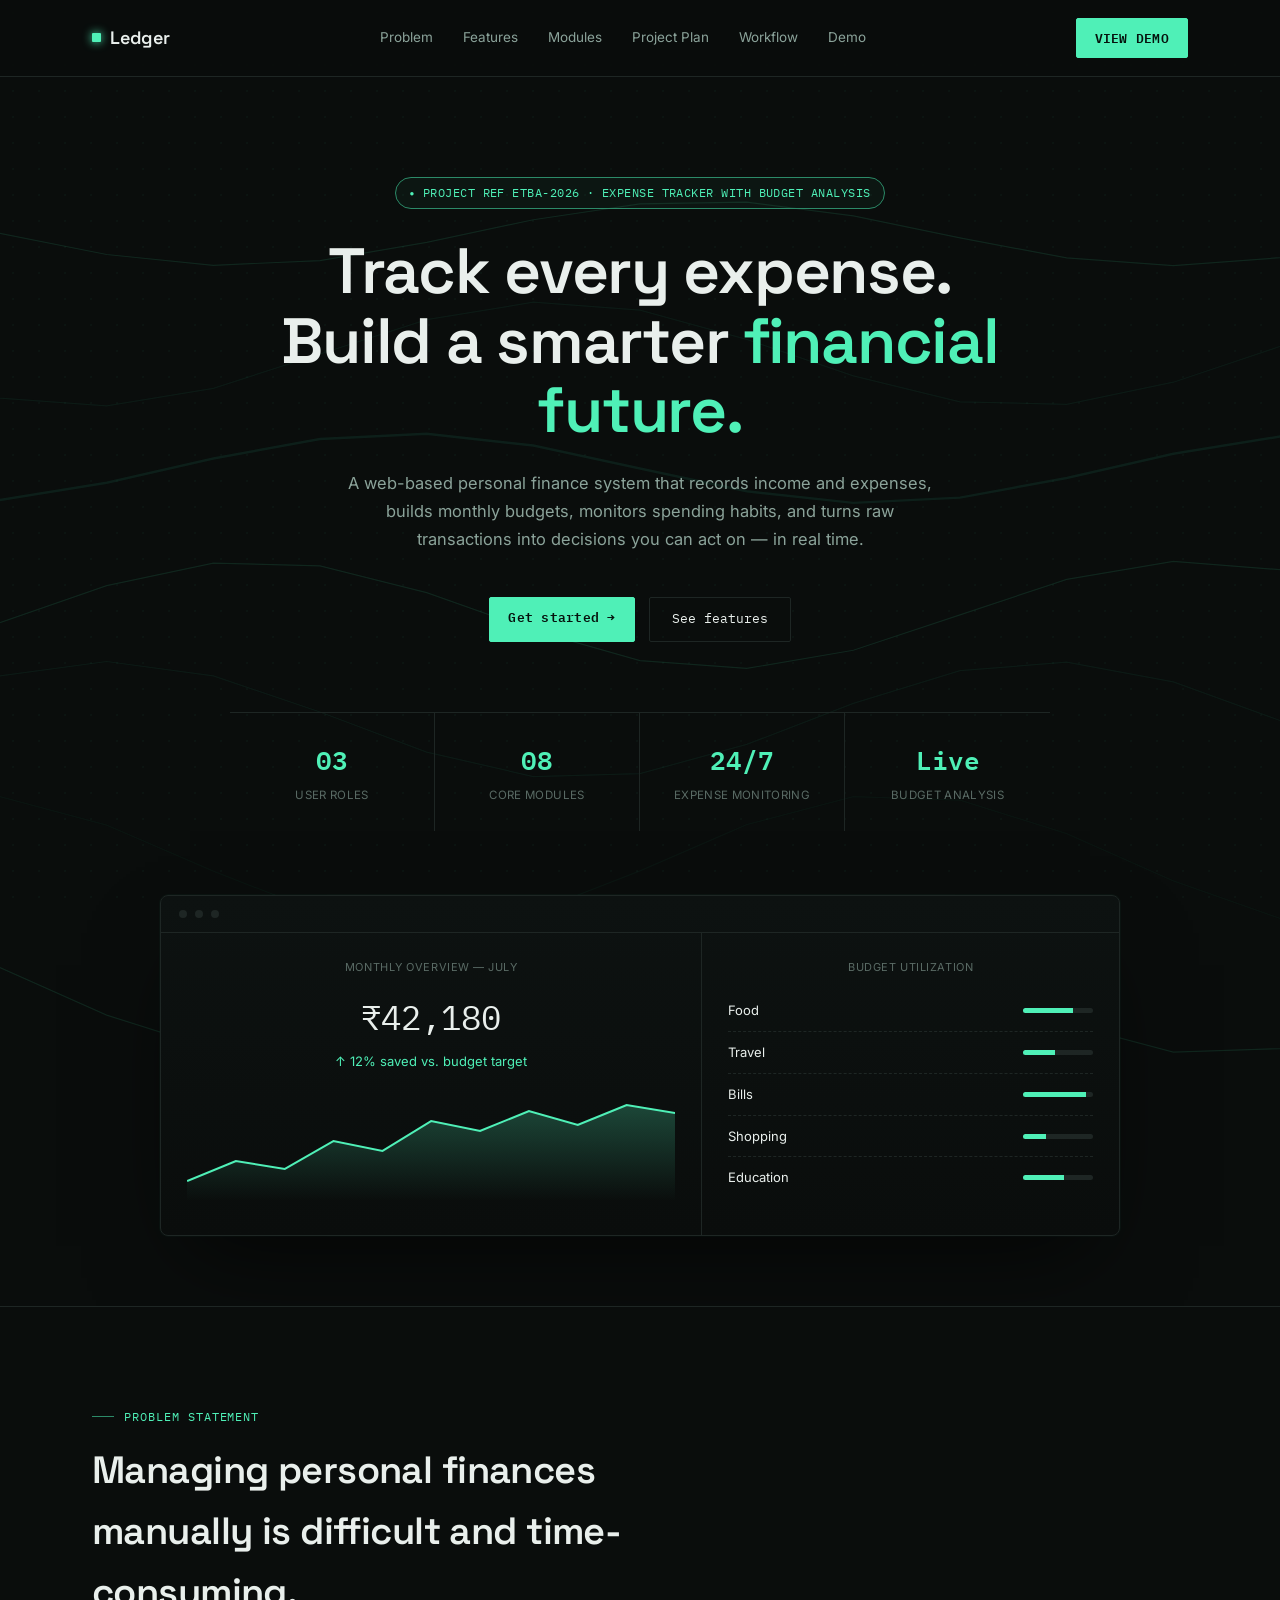
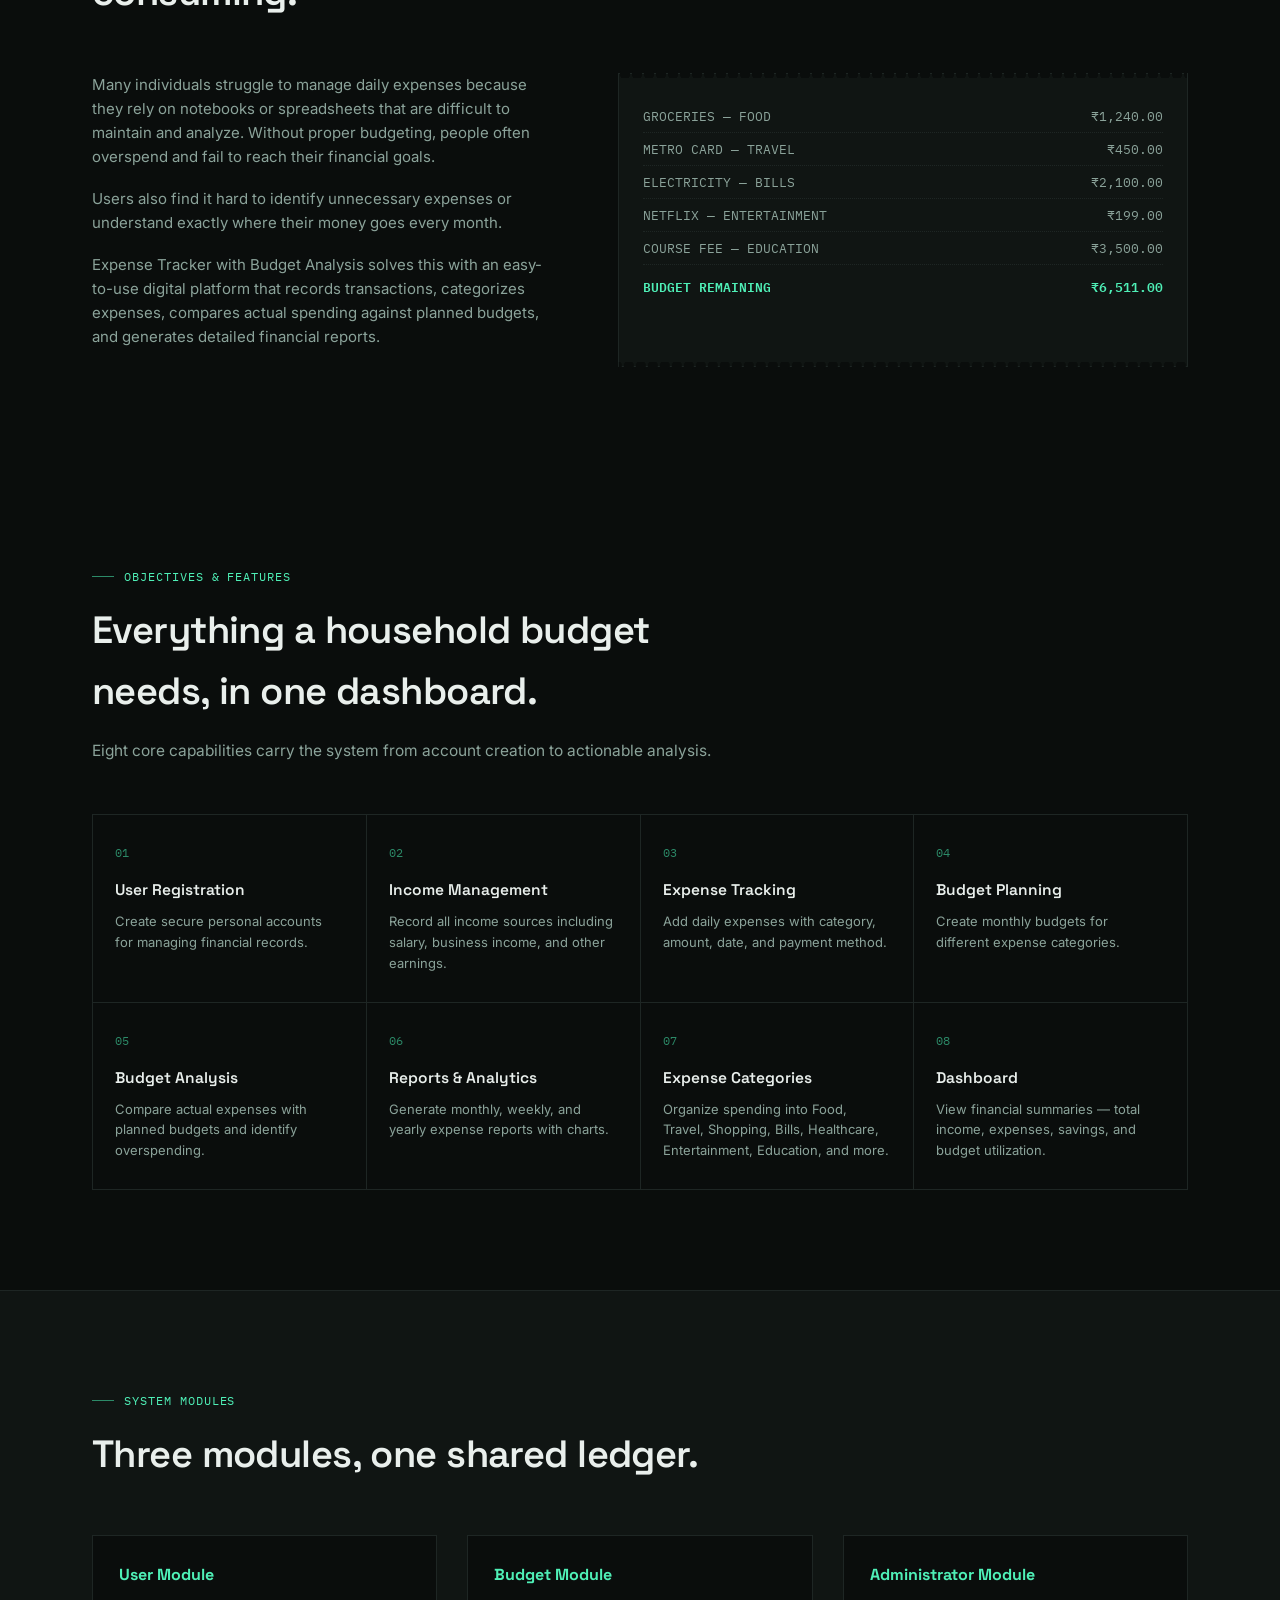
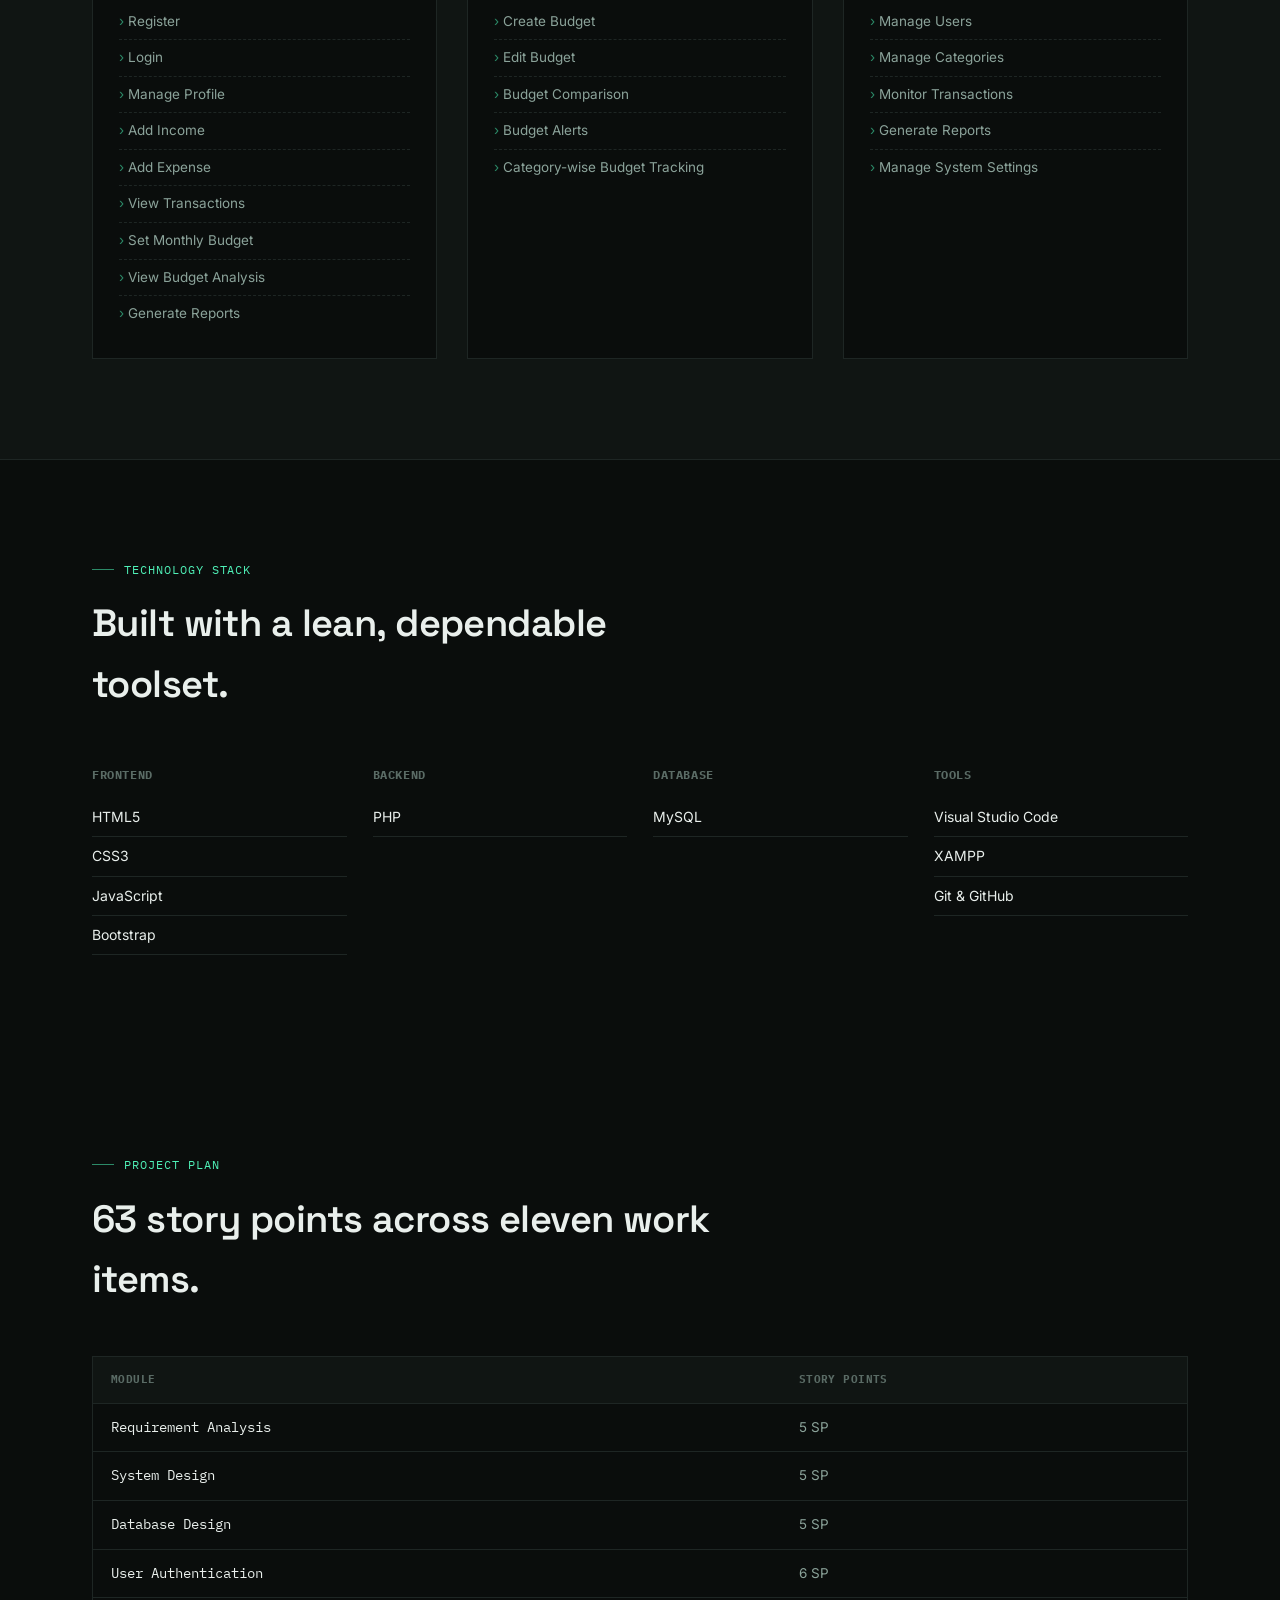
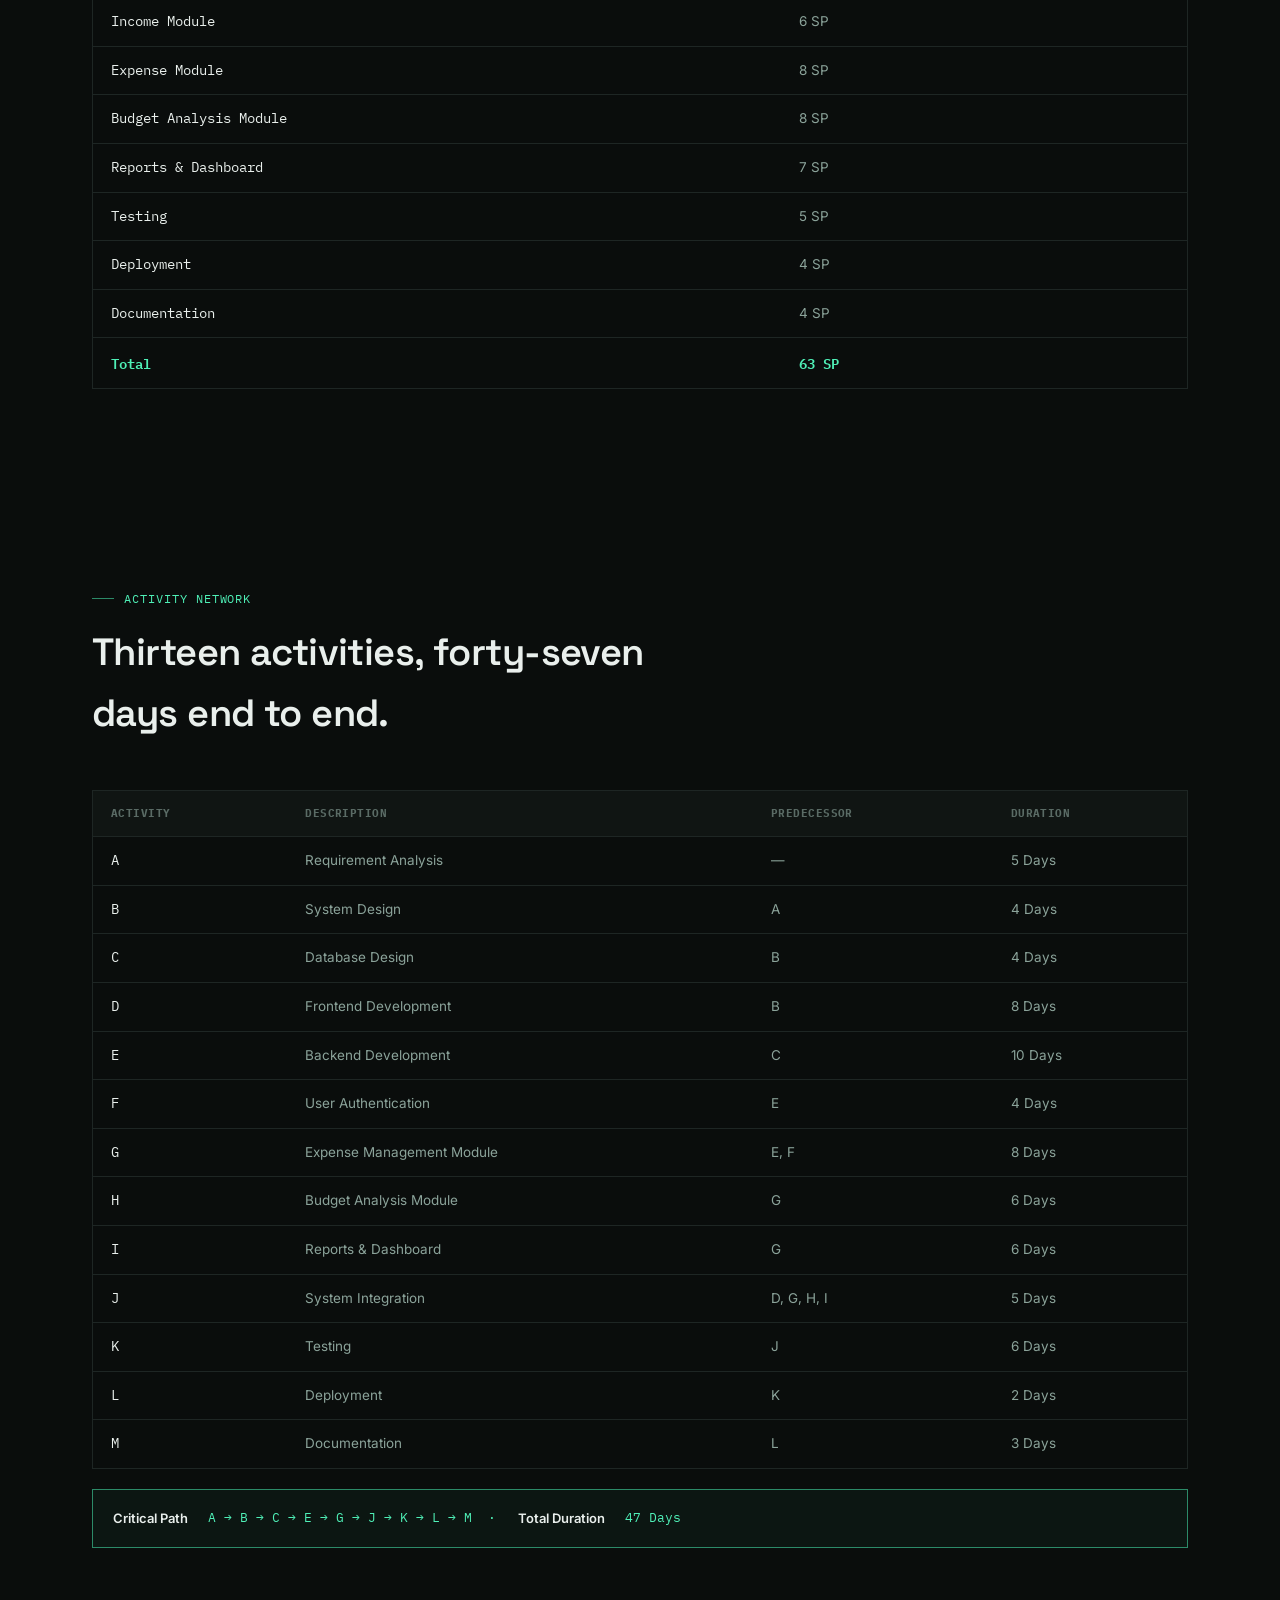
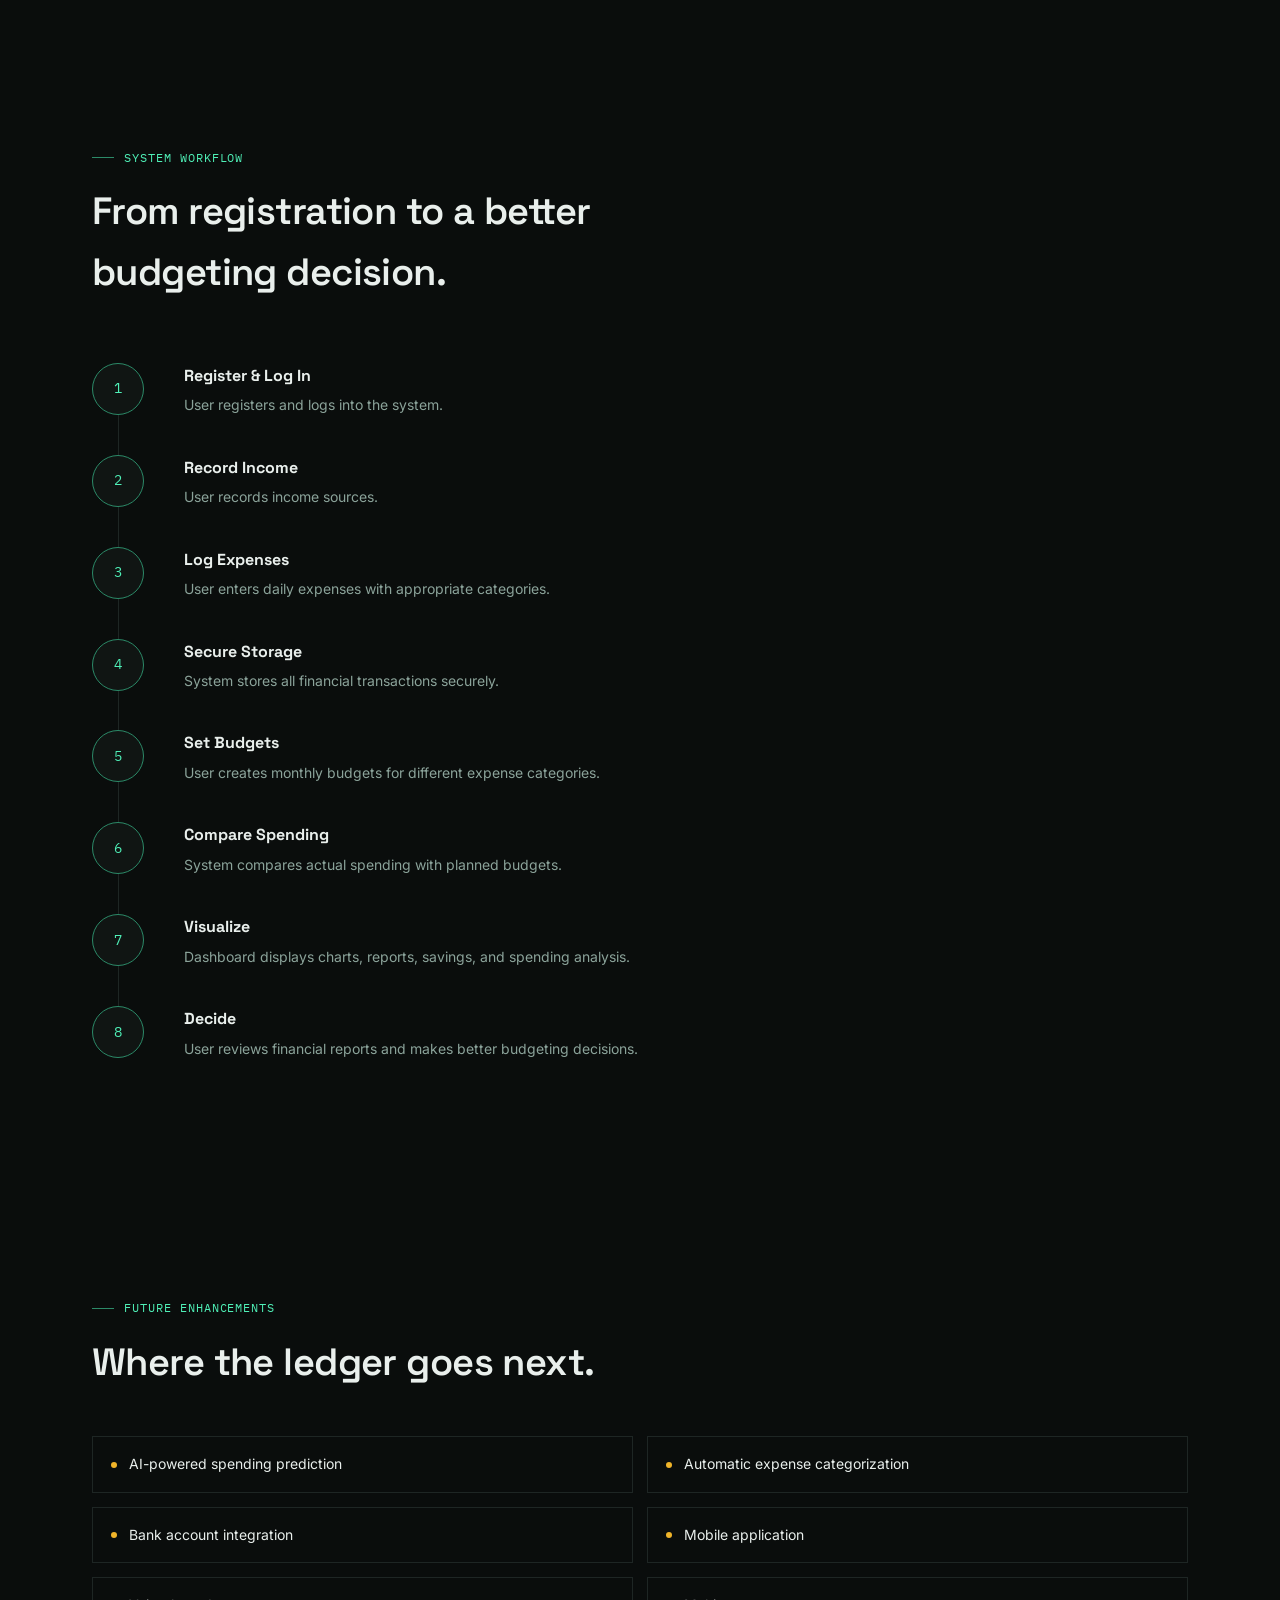
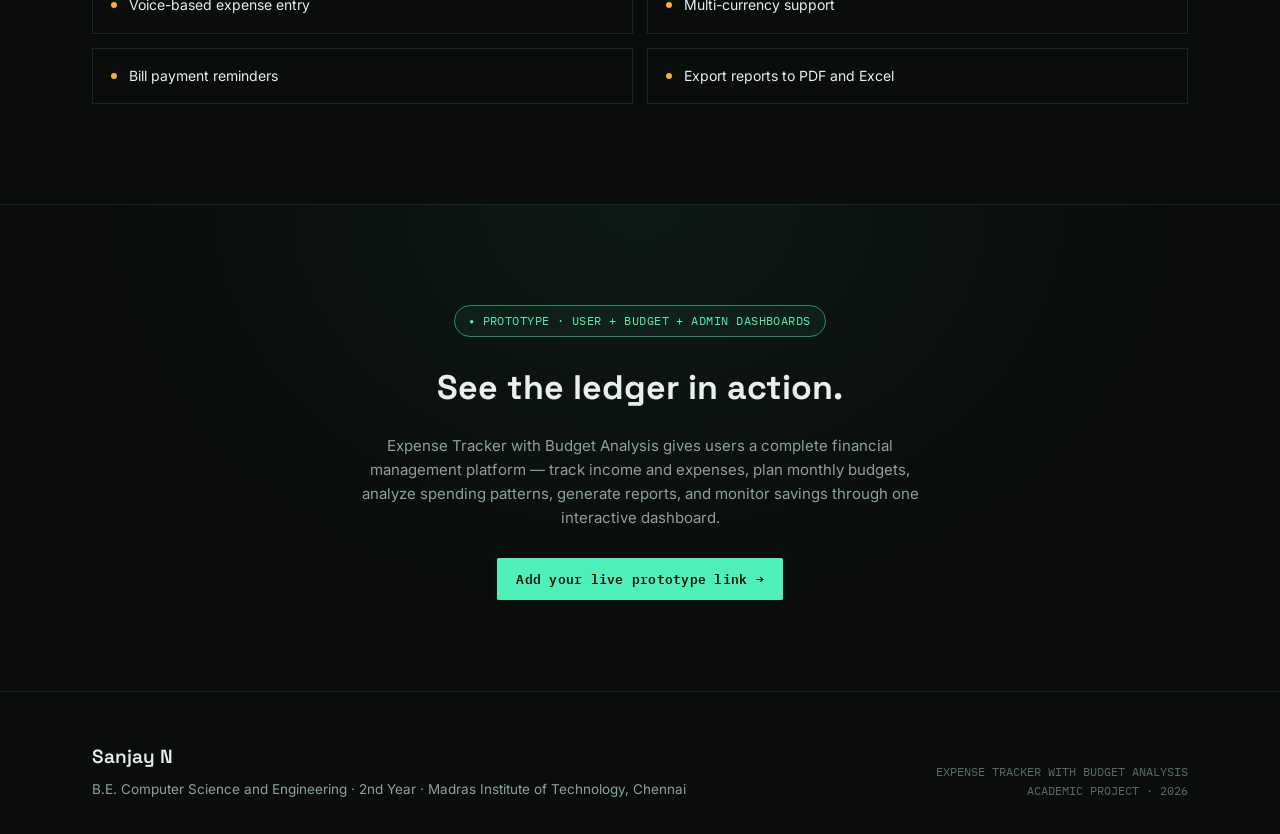
<file: public/assets/aistudio/expense-tracker-project__1__8eb6833a.html>
<!DOCTYPE html>
<html lang="en">
<head>
<meta charset="UTF-8">
<meta name="viewport" content="width=device-width, initial-scale=1.0">
<title>Ledger — Expense Tracker with Budget Analysis</title>
<link rel="preconnect" href="https://fonts.googleapis.com">
<link href="https://fonts.googleapis.com/css2?family=Space+Grotesk:wght@400;500;600;700&family=Inter:wght@400;500;600&family=IBM+Plex+Mono:wght@400;500;600&display=swap" rel="stylesheet">
<style>
  :root{
    --bg:#0a0d0c;
    --bg-raised:#101513;
    --line:#1e2624;
    --mint:#4ff0b7;
    --mint-dim:#2c8a68;
    --gold:#f0b429;
    --text:#e9efec;
    --muted:#8ba39a;
    --faint:#5a6b65;
    --radius:2px;
  }
  *{box-sizing:border-box;margin:0;padding:0;}
  html{scroll-behavior:smooth;}
  body{
    background:var(--bg);
    color:var(--text);
    font-family:'Inter',sans-serif;
    line-height:1.6;
    -webkit-font-smoothing:antialiased;
    overflow-x:hidden;
  }
  h1,h2,h3,.display{font-family:'Space Grotesk',sans-serif;}
  .mono{font-family:'IBM Plex Mono',monospace;}
  a{color:inherit;text-decoration:none;}
  .wrap{max-width:1160px;margin:0 auto;padding:0 32px;}
  @media(max-width:640px){.wrap{padding:0 20px;}}

  /* subtle grain */
  body::before{
    content:"";
    position:fixed;inset:0;
    background-image:radial-gradient(rgba(79,240,183,0.035) 1px, transparent 1px);
    background-size:26px 26px;
    pointer-events:none;
    z-index:0;
  }

  /* NAV */
  header{
    position:sticky;top:0;z-index:50;
    background:rgba(10,13,12,0.85);
    backdrop-filter:blur(10px);
    border-bottom:1px solid var(--line);
  }
  nav{display:flex;align-items:center;justify-content:space-between;padding:18px 32px;max-width:1160px;margin:0 auto;}
  .logo{display:flex;align-items:center;gap:9px;font-family:'Space Grotesk',sans-serif;font-weight:600;font-size:18px;letter-spacing:-0.01em;}
  .logo .tick{width:9px;height:9px;background:var(--mint);border-radius:1px;box-shadow:0 0 10px var(--mint);}
  .navlinks{display:flex;gap:30px;font-size:13.5px;color:var(--muted);}
  .navlinks a:hover{color:var(--mint);}
  @media(max-width:800px){.navlinks{display:none;}}
  .cta-btn{
    font-family:'IBM Plex Mono',monospace;
    font-size:12.5px;letter-spacing:0.02em;
    background:var(--mint);color:#06120d;
    padding:9px 18px;border-radius:2px;font-weight:600;
    border:1px solid var(--mint);
    transition:all .2s ease;
  }
  .cta-btn:hover{background:transparent;color:var(--mint);}

  /* HERO */
  .hero{position:relative;padding:100px 0 70px;overflow:hidden;}
  .hero-canvas{position:absolute;inset:0;width:100%;height:100%;z-index:0;opacity:0.9;}
  .hero-inner{position:relative;z-index:2;text-align:center;}
  .stamp{
    display:inline-flex;align-items:center;gap:8px;
    font-family:'IBM Plex Mono',monospace;font-size:11.5px;color:var(--mint);
    border:1px solid var(--mint-dim);padding:6px 14px;border-radius:20px;
    letter-spacing:0.04em;margin-bottom:28px;
    background:rgba(79,240,183,0.04);
  }
  .stamp::before{content:"●";font-size:8px;}
  .hero h1{
    font-size:clamp(34px,5.6vw,64px);
    line-height:1.08;letter-spacing:-0.02em;
    font-weight:600;
    max-width:820px;margin:0 auto 24px;
  }
  .hero h1 .accent{color:var(--mint);}
  .hero p.desc{
    max-width:600px;margin:0 auto 44px;color:var(--muted);
    font-size:16.5px;line-height:1.7;
  }
  .hero-actions{display:flex;gap:14px;justify-content:center;margin-bottom:70px;flex-wrap:wrap;}
  .btn-outline{
    font-family:'IBM Plex Mono',monospace;font-size:13px;
    border:1px solid var(--line);padding:11px 22px;border-radius:2px;
    color:var(--text);
  }
  .btn-outline:hover{border-color:var(--mint);color:var(--mint);}

  .stats{
    display:grid;grid-template-columns:repeat(4,1fr);
    max-width:820px;margin:0 auto;border-top:1px solid var(--line);
    position:relative;z-index:2;
  }
  .stat{padding:26px 10px;border-right:1px solid var(--line);text-align:center;}
  .stat:last-child{border-right:none;}
  .stat .num{font-family:'IBM Plex Mono',monospace;font-size:26px;color:var(--mint);font-weight:600;}
  .stat .label{font-size:11.5px;color:var(--faint);margin-top:6px;letter-spacing:0.03em;text-transform:uppercase;}
  @media(max-width:640px){.stats{grid-template-columns:repeat(2,1fr);}.stat{border-bottom:1px solid var(--line);}}

  /* dashboard mock */
  .dash-mock{
    max-width:960px;margin:64px auto 0;
    border:1px solid var(--line);border-radius:8px;
    background:linear-gradient(180deg,#0d1211,#0a0d0c);
    box-shadow:0 40px 90px -30px rgba(0,0,0,0.7), 0 0 0 1px rgba(79,240,183,0.03);
    position:relative;z-index:2;overflow:hidden;
  }
  .dash-top{display:flex;align-items:center;gap:8px;padding:14px 18px;border-bottom:1px solid var(--line);}
  .dash-top span{width:8px;height:8px;border-radius:50%;background:var(--line);}
  .dash-body{display:grid;grid-template-columns:1.3fr 1fr;gap:0;}
  .dash-panel{padding:26px;border-right:1px solid var(--line);}
  .dash-panel:last-child{border-right:none;}
  .dash-label{font-size:11px;color:var(--faint);text-transform:uppercase;letter-spacing:0.05em;margin-bottom:14px;}
  .bal-num{font-family:'IBM Plex Mono',monospace;font-size:34px;color:var(--text);}
  .bal-sub{color:var(--mint);font-size:13px;margin-top:6px;}
  svg.linechart{width:100%;height:110px;margin-top:20px;}
  .budget-row{display:flex;justify-content:space-between;align-items:center;padding:10px 0;border-bottom:1px dashed var(--line);font-size:13px;}
  .budget-row:last-child{border-bottom:none;}
  .bar-bg{width:70px;height:5px;background:var(--line);border-radius:3px;overflow:hidden;}
  .bar-fill{height:100%;background:var(--mint);}
  @media(max-width:700px){.dash-body{grid-template-columns:1fr;}.dash-panel{border-right:none;border-bottom:1px solid var(--line);}}

  /* SECTION generic */
  section{padding:100px 0;position:relative;z-index:1;}
  .eyebrow{
    font-family:'IBM Plex Mono',monospace;font-size:12px;color:var(--mint);
    letter-spacing:0.08em;text-transform:uppercase;margin-bottom:14px;
    display:flex;align-items:center;gap:10px;
  }
  .eyebrow::before{content:"";width:22px;height:1px;background:var(--mint-dim);}
  .sec-title{font-size:clamp(26px,3.4vw,38px);font-weight:600;letter-spacing:-0.015em;max-width:640px;margin-bottom:18px;}
  .sec-sub{color:var(--muted);max-width:640px;font-size:15.5px;}

  /* PROBLEM */
  .problem{border-top:1px solid var(--line);}
  .problem-grid{display:grid;grid-template-columns:0.9fr 1.1fr;gap:60px;margin-top:50px;}
  .problem-grid p{color:var(--muted);margin-bottom:18px;font-size:15px;}
  .receipt{
    border:1px solid var(--line);background:var(--bg-raised);padding:26px 24px;
    position:relative;font-family:'IBM Plex Mono',monospace;font-size:12.5px;color:var(--muted);
  }
  .receipt::before,.receipt::after{
    content:"";position:absolute;left:0;right:0;height:8px;
    background-image:radial-gradient(circle at 6px 4px, var(--bg) 5px, transparent 5.5px);
    background-size:12px 8px;background-repeat:repeat-x;
  }
  .receipt::before{top:-4px;}
  .receipt::after{bottom:-4px;transform:rotate(180deg);}
  .receipt .rline{display:flex;justify-content:space-between;padding:6px 0;border-bottom:1px dotted var(--line);}
  .receipt .rline.total{color:var(--mint);border-bottom:none;padding-top:12px;font-weight:600;}
  @media(max-width:800px){.problem-grid{grid-template-columns:1fr;gap:36px;}}

  /* FEATURES */
  .features-grid{display:grid;grid-template-columns:repeat(4,1fr);gap:1px;background:var(--line);margin-top:50px;border:1px solid var(--line);}
  .feat-card{background:var(--bg);padding:28px 22px;min-height:170px;}
  .feat-num{font-family:'IBM Plex Mono',monospace;color:var(--mint-dim);font-size:12px;margin-bottom:16px;}
  .feat-card h3{font-size:15.5px;margin-bottom:8px;font-weight:600;}
  .feat-card p{font-size:13px;color:var(--muted);}
  @media(max-width:900px){.features-grid{grid-template-columns:repeat(2,1fr);}}
  @media(max-width:560px){.features-grid{grid-template-columns:1fr;}}

  /* MODULES */
  .modules{background:var(--bg-raised);border-top:1px solid var(--line);border-bottom:1px solid var(--line);}
  .modules-grid{display:grid;grid-template-columns:repeat(3,1fr);gap:30px;margin-top:50px;}
  .mod-card{border:1px solid var(--line);padding:26px;background:var(--bg);}
  .mod-card h3{font-size:16px;margin-bottom:16px;color:var(--mint);}
  .mod-card ul{list-style:none;}
  .mod-card li{font-size:13.5px;color:var(--muted);padding:7px 0;border-bottom:1px dashed var(--line);}
  .mod-card li:last-child{border-bottom:none;}
  .mod-card li::before{content:"› ";color:var(--mint-dim);}
  @media(max-width:800px){.modules-grid{grid-template-columns:1fr;}}

  /* TECH STACK */
  .stack-grid{display:grid;grid-template-columns:repeat(4,1fr);gap:26px;margin-top:50px;}
  .stack-col h4{font-family:'IBM Plex Mono',monospace;font-size:12px;color:var(--faint);text-transform:uppercase;letter-spacing:0.05em;margin-bottom:14px;}
  .stack-col ul{list-style:none;}
  .stack-col li{padding:8px 0;font-size:14px;border-bottom:1px solid var(--line);}
  @media(max-width:700px){.stack-grid{grid-template-columns:repeat(2,1fr);}}

  /* TABLES */
  .tbl-wrap{overflow-x:auto;margin-top:46px;border:1px solid var(--line);}
  table{width:100%;border-collapse:collapse;font-size:13.5px;min-width:560px;}
  thead th{
    text-align:left;padding:14px 18px;background:var(--bg-raised);
    font-family:'IBM Plex Mono',monospace;font-size:11px;color:var(--faint);
    text-transform:uppercase;letter-spacing:0.04em;border-bottom:1px solid var(--line);
  }
  tbody td{padding:13px 18px;border-bottom:1px solid var(--line);color:var(--muted);}
  tbody tr:last-child td{border-bottom:none;}
  tbody td:first-child{color:var(--text);font-family:'IBM Plex Mono',monospace;}
  tfoot td{padding:14px 18px;font-family:'IBM Plex Mono',monospace;color:var(--mint);font-weight:600;border-top:1px solid var(--line);}
  .critical-path{
    margin-top:20px;padding:18px 20px;border:1px solid var(--mint-dim);background:rgba(79,240,183,0.04);
    font-family:'IBM Plex Mono',monospace;font-size:13px;color:var(--mint);display:flex;gap:14px;flex-wrap:wrap;align-items:center;
  }
  .critical-path b{color:var(--text);font-family:'Inter',sans-serif;font-weight:600;margin-right:6px;}

  /* WORKFLOW */
  .workflow-line{position:relative;margin-top:60px;}
  .wstep{display:grid;grid-template-columns:70px 1fr;gap:22px;padding-bottom:38px;position:relative;}
  .wstep::before{
    content:"";position:absolute;left:26px;top:38px;bottom:-10px;width:1px;background:var(--line);
  }
  .wstep:last-child::before{display:none;}
  .wnum{
    font-family:'IBM Plex Mono',monospace;color:var(--mint);font-size:14px;
    width:52px;height:52px;border:1px solid var(--mint-dim);border-radius:50%;
    display:flex;align-items:center;justify-content:center;background:var(--bg-raised);z-index:2;
  }
  .wstep h3{font-size:16px;margin-bottom:6px;}
  .wstep p{color:var(--muted);font-size:14px;}

  /* FUTURE */
  .future-list{display:grid;grid-template-columns:repeat(2,1fr);gap:14px;margin-top:44px;}
  .future-item{
    display:flex;align-items:center;gap:12px;padding:16px 18px;border:1px solid var(--line);font-size:14px;
  }
  .future-item .dot{width:6px;height:6px;background:var(--gold);border-radius:50%;flex:none;}
  @media(max-width:700px){.future-list{grid-template-columns:1fr;}}

  /* DEMO */
  .demo{
    border-top:1px solid var(--line);
    background:radial-gradient(ellipse at 50% 0%, rgba(79,240,183,0.06), transparent 60%);
    text-align:center;
  }
  .demo .stamp{margin-bottom:24px;}
  .demo h2{font-size:clamp(24px,3.4vw,34px);max-width:600px;margin:0 auto 18px;}
  .demo p{color:var(--muted);max-width:560px;margin:0 auto 36px;font-size:15px;}

  /* FOOTER */
  footer{border-top:1px solid var(--line);padding:50px 0 34px;}
  .foot-grid{display:flex;justify-content:space-between;align-items:flex-end;flex-wrap:wrap;gap:24px;}
  .foot-name{font-family:'Space Grotesk',sans-serif;font-size:19px;font-weight:600;}
  .foot-role{color:var(--muted);font-size:13.5px;margin-top:6px;}
  .foot-proj{font-family:'IBM Plex Mono',monospace;font-size:12px;color:var(--faint);text-align:right;}
  @media(max-width:600px){.foot-grid{flex-direction:column;align-items:flex-start;}.foot-proj{text-align:left;}}

  .reveal{opacity:0;transform:translateY(18px);transition:opacity .6s ease, transform .6s ease;}
  .reveal.show{opacity:1;transform:translateY(0);}

  @media(prefers-reduced-motion:reduce){
    *{animation:none !important;transition:none !important;}
  }
</style>
</head>
<body>

<header>
  <nav>
    <div class="logo"><span class="tick"></span>Ledger</div>
    <div class="navlinks">
      <a href="#problem">Problem</a>
      <a href="#features">Features</a>
      <a href="#modules">Modules</a>
      <a href="#plan">Project Plan</a>
      <a href="#workflow">Workflow</a>
      <a href="#demo">Demo</a>
    </div>
    <a href="#demo" class="cta-btn">VIEW DEMO</a>
  </nav>
</header>

<section class="hero">
  <svg class="hero-canvas" id="heroSvg" viewBox="0 0 1200 700" preserveAspectRatio="none"></svg>
  <div class="wrap hero-inner">
    <div class="stamp">PROJECT REF ETBA-2026 · EXPENSE TRACKER WITH BUDGET ANALYSIS</div>
    <h1>Track every expense.<br>Build a smarter <span class="accent">financial future.</span></h1>
    <p class="desc">A web-based personal finance system that records income and expenses, builds monthly budgets, monitors spending habits, and turns raw transactions into decisions you can act on — in real time.</p>
    <div class="hero-actions">
      <a href="#demo" class="cta-btn">Get started →</a>
      <a href="#features" class="btn-outline">See features</a>
    </div>

    <div class="stats">
      <div class="stat"><div class="num">03</div><div class="label">User Roles</div></div>
      <div class="stat"><div class="num">08</div><div class="label">Core Modules</div></div>
      <div class="stat"><div class="num">24/7</div><div class="label">Expense Monitoring</div></div>
      <div class="stat"><div class="num">Live</div><div class="label">Budget Analysis</div></div>
    </div>

    <div class="dash-mock">
      <div class="dash-top"><span></span><span></span><span></span></div>
      <div class="dash-body">
        <div class="dash-panel">
          <div class="dash-label">Monthly Overview — July</div>
          <div class="bal-num mono">₹42,180</div>
          <div class="bal-sub">↑ 12% saved vs. budget target</div>
          <svg class="linechart" viewBox="0 0 400 110" preserveAspectRatio="none">
            <polyline points="0,90 40,70 80,78 120,50 160,60 200,30 240,40 280,20 320,34 360,14 400,22"
              fill="none" stroke="#4ff0b7" stroke-width="2"/>
            <polygon points="0,90 40,70 80,78 120,50 160,60 200,30 240,40 280,20 320,34 360,14 400,22 400,110 0,110"
              fill="url(#g1)" opacity="0.25"/>
            <defs>
              <linearGradient id="g1" x1="0" y1="0" x2="0" y2="1">
                <stop offset="0%" stop-color="#4ff0b7"/>
                <stop offset="100%" stop-color="#4ff0b7" stop-opacity="0"/>
              </linearGradient>
            </defs>
          </svg>
        </div>
        <div class="dash-panel">
          <div class="dash-label">Budget Utilization</div>
          <div class="budget-row"><span>Food</span><div class="bar-bg"><div class="bar-fill" style="width:72%"></div></div></div>
          <div class="budget-row"><span>Travel</span><div class="bar-bg"><div class="bar-fill" style="width:45%"></div></div></div>
          <div class="budget-row"><span>Bills</span><div class="bar-bg"><div class="bar-fill" style="width:90%"></div></div></div>
          <div class="budget-row"><span>Shopping</span><div class="bar-bg"><div class="bar-fill" style="width:33%"></div></div></div>
          <div class="budget-row"><span>Education</span><div class="bar-bg"><div class="bar-fill" style="width:58%"></div></div></div>
        </div>
      </div>
    </div>
  </div>
</section>

<section class="problem" id="problem">
  <div class="wrap">
    <div class="eyebrow">Problem Statement</div>
    <h2 class="sec-title reveal">Managing personal finances manually is difficult and time-consuming.</h2>
    <div class="problem-grid">
      <div class="reveal">
        <p>Many individuals struggle to manage daily expenses because they rely on notebooks or spreadsheets that are difficult to maintain and analyze. Without proper budgeting, people often overspend and fail to reach their financial goals.</p>
        <p>Users also find it hard to identify unnecessary expenses or understand exactly where their money goes every month.</p>
        <p>Expense Tracker with Budget Analysis solves this with an easy-to-use digital platform that records transactions, categorizes expenses, compares actual spending against planned budgets, and generates detailed financial reports.</p>
      </div>
      <div class="receipt reveal">
        <div class="rline"><span>GROCERIES — FOOD</span><span>₹1,240.00</span></div>
        <div class="rline"><span>METRO CARD — TRAVEL</span><span>₹450.00</span></div>
        <div class="rline"><span>ELECTRICITY — BILLS</span><span>₹2,100.00</span></div>
        <div class="rline"><span>NETFLIX — ENTERTAINMENT</span><span>₹199.00</span></div>
        <div class="rline"><span>COURSE FEE — EDUCATION</span><span>₹3,500.00</span></div>
        <div class="rline total"><span>BUDGET REMAINING</span><span>₹6,511.00</span></div>
      </div>
    </div>
  </div>
</section>

<section id="features">
  <div class="wrap">
    <div class="eyebrow">Objectives &amp; Features</div>
    <h2 class="sec-title reveal">Everything a household budget needs, in one dashboard.</h2>
    <p class="sec-sub reveal">Eight core capabilities carry the system from account creation to actionable analysis.</p>
    <div class="features-grid">
      <div class="feat-card"><div class="feat-num">01</div><h3>User Registration</h3><p>Create secure personal accounts for managing financial records.</p></div>
      <div class="feat-card"><div class="feat-num">02</div><h3>Income Management</h3><p>Record all income sources including salary, business income, and other earnings.</p></div>
      <div class="feat-card"><div class="feat-num">03</div><h3>Expense Tracking</h3><p>Add daily expenses with category, amount, date, and payment method.</p></div>
      <div class="feat-card"><div class="feat-num">04</div><h3>Budget Planning</h3><p>Create monthly budgets for different expense categories.</p></div>
      <div class="feat-card"><div class="feat-num">05</div><h3>Budget Analysis</h3><p>Compare actual expenses with planned budgets and identify overspending.</p></div>
      <div class="feat-card"><div class="feat-num">06</div><h3>Reports &amp; Analytics</h3><p>Generate monthly, weekly, and yearly expense reports with charts.</p></div>
      <div class="feat-card"><div class="feat-num">07</div><h3>Expense Categories</h3><p>Organize spending into Food, Travel, Shopping, Bills, Healthcare, Entertainment, Education, and more.</p></div>
      <div class="feat-card"><div class="feat-num">08</div><h3>Dashboard</h3><p>View financial summaries — total income, expenses, savings, and budget utilization.</p></div>
    </div>
  </div>
</section>

<section class="modules" id="modules">
  <div class="wrap">
    <div class="eyebrow">System Modules</div>
    <h2 class="sec-title reveal">Three modules, one shared ledger.</h2>
    <div class="modules-grid">
      <div class="mod-card">
        <h3>User Module</h3>
        <ul>
          <li>Register</li><li>Login</li><li>Manage Profile</li><li>Add Income</li>
          <li>Add Expense</li><li>View Transactions</li><li>Set Monthly Budget</li>
          <li>View Budget Analysis</li><li>Generate Reports</li>
        </ul>
      </div>
      <div class="mod-card">
        <h3>Budget Module</h3>
        <ul>
          <li>Create Budget</li><li>Edit Budget</li><li>Budget Comparison</li>
          <li>Budget Alerts</li><li>Category-wise Budget Tracking</li>
        </ul>
      </div>
      <div class="mod-card">
        <h3>Administrator Module</h3>
        <ul>
          <li>Manage Users</li><li>Manage Categories</li><li>Monitor Transactions</li>
          <li>Generate Reports</li><li>Manage System Settings</li>
        </ul>
      </div>
    </div>
  </div>
</section>

<section id="stack">
  <div class="wrap">
    <div class="eyebrow">Technology Stack</div>
    <h2 class="sec-title reveal">Built with a lean, dependable toolset.</h2>
    <div class="stack-grid">
      <div class="stack-col"><h4>Frontend</h4><ul><li>HTML5</li><li>CSS3</li><li>JavaScript</li><li>Bootstrap</li></ul></div>
      <div class="stack-col"><h4>Backend</h4><ul><li>PHP</li></ul></div>
      <div class="stack-col"><h4>Database</h4><ul><li>MySQL</li></ul></div>
      <div class="stack-col"><h4>Tools</h4><ul><li>Visual Studio Code</li><li>XAMPP</li><li>Git &amp; GitHub</li></ul></div>
    </div>
  </div>
</section>

<section id="plan">
  <div class="wrap">
    <div class="eyebrow">Project Plan</div>
    <h2 class="sec-title reveal">63 story points across eleven work items.</h2>
    <div class="tbl-wrap">
      <table>
        <thead><tr><th>Module</th><th>Story Points</th></tr></thead>
        <tbody>
          <tr><td>Requirement Analysis</td><td>5 SP</td></tr>
          <tr><td>System Design</td><td>5 SP</td></tr>
          <tr><td>Database Design</td><td>5 SP</td></tr>
          <tr><td>User Authentication</td><td>6 SP</td></tr>
          <tr><td>Income Module</td><td>6 SP</td></tr>
          <tr><td>Expense Module</td><td>8 SP</td></tr>
          <tr><td>Budget Analysis Module</td><td>8 SP</td></tr>
          <tr><td>Reports &amp; Dashboard</td><td>7 SP</td></tr>
          <tr><td>Testing</td><td>5 SP</td></tr>
          <tr><td>Deployment</td><td>4 SP</td></tr>
          <tr><td>Documentation</td><td>4 SP</td></tr>
        </tbody>
        <tfoot><tr><td>Total</td><td>63 SP</td></tr></tfoot>
      </table>
    </div>
  </div>
</section>

<section id="network">
  <div class="wrap">
    <div class="eyebrow">Activity Network</div>
    <h2 class="sec-title reveal">Thirteen activities, forty-seven days end to end.</h2>
    <div class="tbl-wrap">
      <table>
        <thead><tr><th>Activity</th><th>Description</th><th>Predecessor</th><th>Duration</th></tr></thead>
        <tbody>
          <tr><td>A</td><td>Requirement Analysis</td><td>—</td><td>5 Days</td></tr>
          <tr><td>B</td><td>System Design</td><td>A</td><td>4 Days</td></tr>
          <tr><td>C</td><td>Database Design</td><td>B</td><td>4 Days</td></tr>
          <tr><td>D</td><td>Frontend Development</td><td>B</td><td>8 Days</td></tr>
          <tr><td>E</td><td>Backend Development</td><td>C</td><td>10 Days</td></tr>
          <tr><td>F</td><td>User Authentication</td><td>E</td><td>4 Days</td></tr>
          <tr><td>G</td><td>Expense Management Module</td><td>E, F</td><td>8 Days</td></tr>
          <tr><td>H</td><td>Budget Analysis Module</td><td>G</td><td>6 Days</td></tr>
          <tr><td>I</td><td>Reports &amp; Dashboard</td><td>G</td><td>6 Days</td></tr>
          <tr><td>J</td><td>System Integration</td><td>D, G, H, I</td><td>5 Days</td></tr>
          <tr><td>K</td><td>Testing</td><td>J</td><td>6 Days</td></tr>
          <tr><td>L</td><td>Deployment</td><td>K</td><td>2 Days</td></tr>
          <tr><td>M</td><td>Documentation</td><td>L</td><td>3 Days</td></tr>
        </tbody>
      </table>
    </div>
    <div class="critical-path"><b>Critical Path</b> A → B → C → E → G → J → K → L → M &nbsp;·&nbsp; <b>Total Duration</b> 47 Days</div>
  </div>
</section>

<section id="workflow">
  <div class="wrap">
    <div class="eyebrow">System Workflow</div>
    <h2 class="sec-title reveal">From registration to a better budgeting decision.</h2>
    <div class="workflow-line">
      <div class="wstep"><div class="wnum">1</div><div><h3>Register &amp; Log In</h3><p>User registers and logs into the system.</p></div></div>
      <div class="wstep"><div class="wnum">2</div><div><h3>Record Income</h3><p>User records income sources.</p></div></div>
      <div class="wstep"><div class="wnum">3</div><div><h3>Log Expenses</h3><p>User enters daily expenses with appropriate categories.</p></div></div>
      <div class="wstep"><div class="wnum">4</div><div><h3>Secure Storage</h3><p>System stores all financial transactions securely.</p></div></div>
      <div class="wstep"><div class="wnum">5</div><div><h3>Set Budgets</h3><p>User creates monthly budgets for different expense categories.</p></div></div>
      <div class="wstep"><div class="wnum">6</div><div><h3>Compare Spending</h3><p>System compares actual spending with planned budgets.</p></div></div>
      <div class="wstep"><div class="wnum">7</div><div><h3>Visualize</h3><p>Dashboard displays charts, reports, savings, and spending analysis.</p></div></div>
      <div class="wstep"><div class="wnum">8</div><div><h3>Decide</h3><p>User reviews financial reports and makes better budgeting decisions.</p></div></div>
    </div>
  </div>
</section>

<section id="future">
  <div class="wrap">
    <div class="eyebrow">Future Enhancements</div>
    <h2 class="sec-title reveal">Where the ledger goes next.</h2>
    <div class="future-list">
      <div class="future-item"><span class="dot"></span>AI-powered spending prediction</div>
      <div class="future-item"><span class="dot"></span>Automatic expense categorization</div>
      <div class="future-item"><span class="dot"></span>Bank account integration</div>
      <div class="future-item"><span class="dot"></span>Mobile application</div>
      <div class="future-item"><span class="dot"></span>Voice-based expense entry</div>
      <div class="future-item"><span class="dot"></span>Multi-currency support</div>
      <div class="future-item"><span class="dot"></span>Bill payment reminders</div>
      <div class="future-item"><span class="dot"></span>Export reports to PDF and Excel</div>
    </div>
  </div>
</section>

<section class="demo" id="demo">
  <div class="wrap">
    <div class="stamp">PROTOTYPE · USER + BUDGET + ADMIN DASHBOARDS</div>
    <h2>See the ledger in action.</h2>
    <p>Expense Tracker with Budget Analysis gives users a complete financial management platform — track income and expenses, plan monthly budgets, analyze spending patterns, generate reports, and monitor savings through one interactive dashboard.</p>
    <a href="#" class="cta-btn">Add your live prototype link →</a>
  </div>
</section>

<footer>
  <div class="wrap foot-grid">
    <div>
      <div class="foot-name">Sanjay N</div>
      <div class="foot-role">B.E. Computer Science and Engineering · 2nd Year · Madras Institute of Technology, Chennai</div>
    </div>
    <div class="foot-proj">EXPENSE TRACKER WITH BUDGET ANALYSIS<br>ACADEMIC PROJECT · 2026</div>
  </div>
</footer>

<script>
  // hero flowing ledger lines (canvas-like SVG paths, animated)
  (function(){
    const svg = document.getElementById('heroSvg');
    const NS = "http://www.w3.org/2000/svg";
    const colors = ["#4ff0b7","#2c8a68","#1c5c46"];
    for(let i=0;i<7;i++){
      const y = 80 + i*70 + Math.random()*20;
      const amp = 18 + Math.random()*22;
      const path = document.createElementNS(NS,"path");
      let d = `M -100 ${y}`;
      for(let x=-100;x<=1300;x+=100){
        const yy = y + Math.sin((x/140)+i)*amp;
        d += ` L ${x} ${yy}`;
      }
      path.setAttribute("d", d);
      path.setAttribute("fill","none");
      path.setAttribute("stroke", colors[i % colors.length]);
      path.setAttribute("stroke-width", i===2 ? "1.4":"0.7");
      path.setAttribute("opacity", 0.12 + (i===2?0.15:0));
      svg.appendChild(path);
    }
  })();

  // scroll reveal
  const obs = new IntersectionObserver((entries)=>{
    entries.forEach(e=>{ if(e.isIntersecting){ e.target.classList.add('show'); obs.unobserve(e.target);} });
  },{threshold:0.15});
  document.querySelectorAll('.reveal').forEach(el=>obs.observe(el));
</script>

</body>
</html>
</file>
